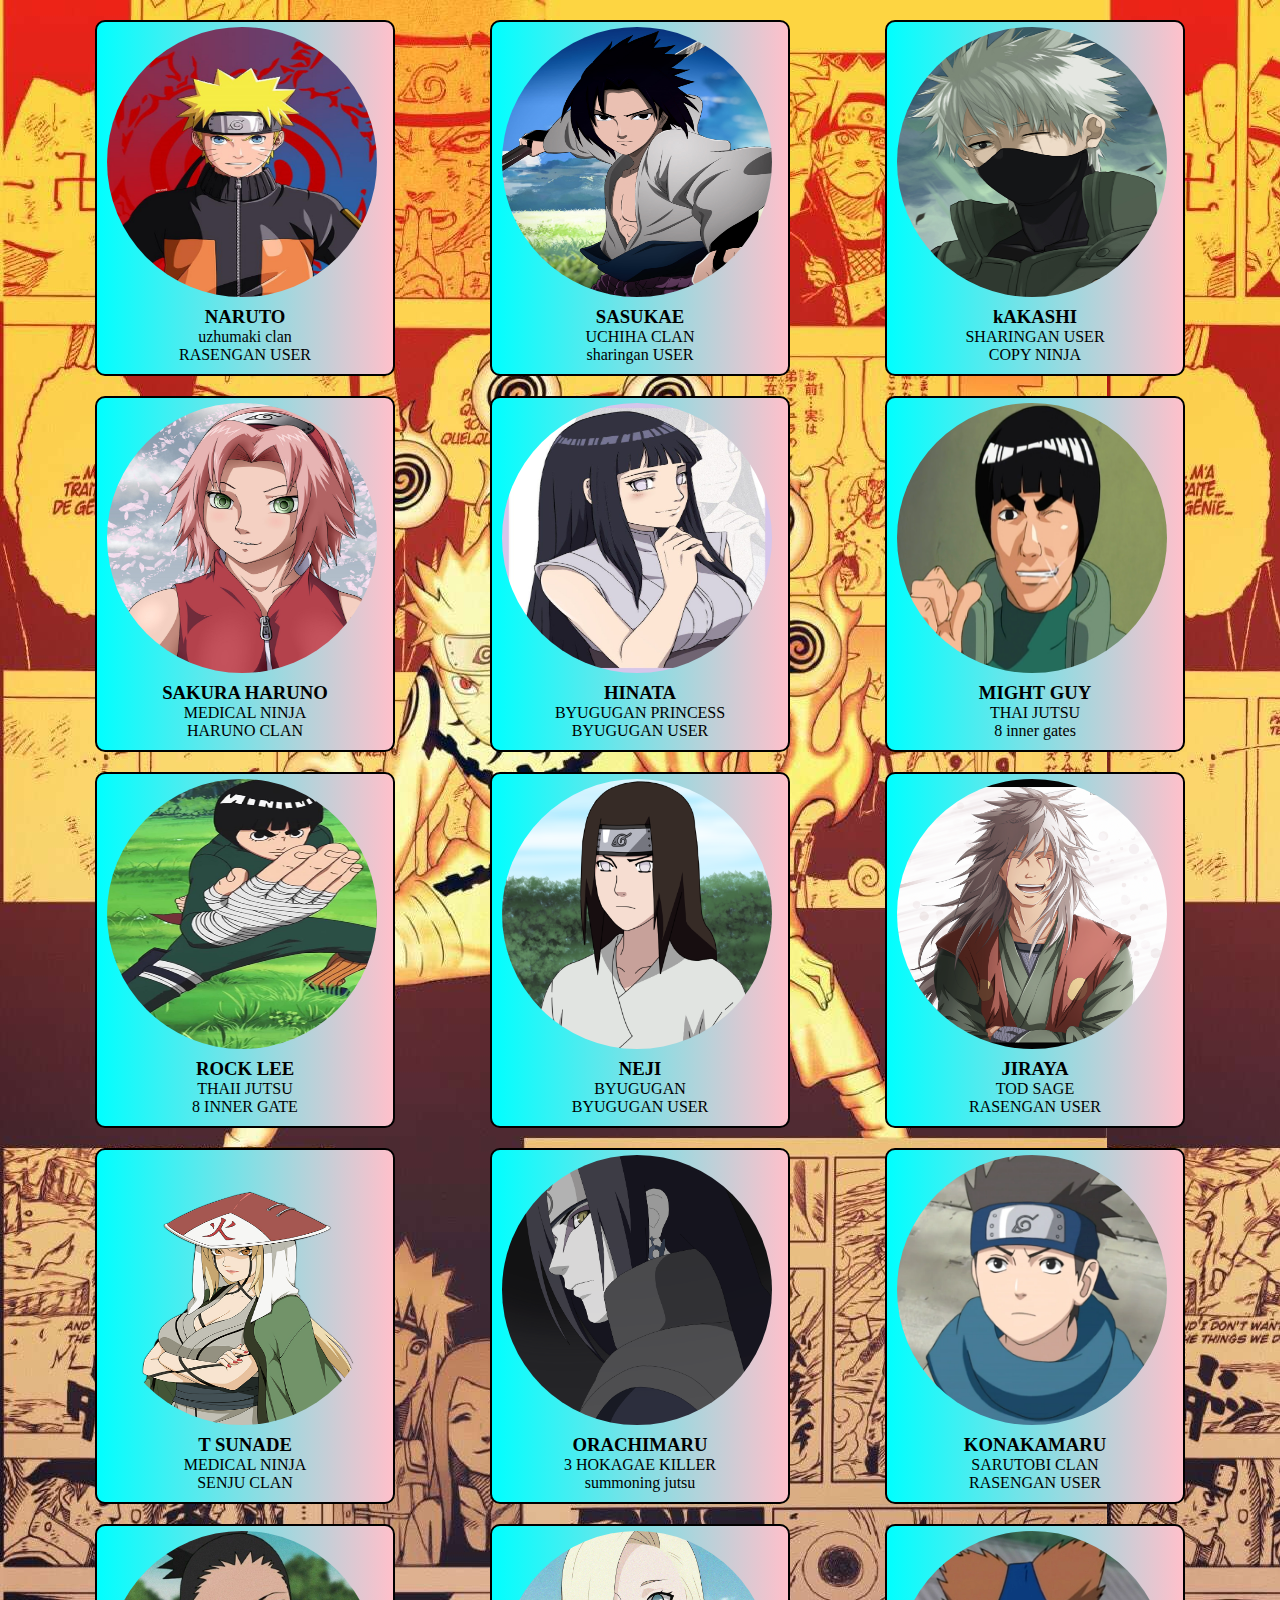
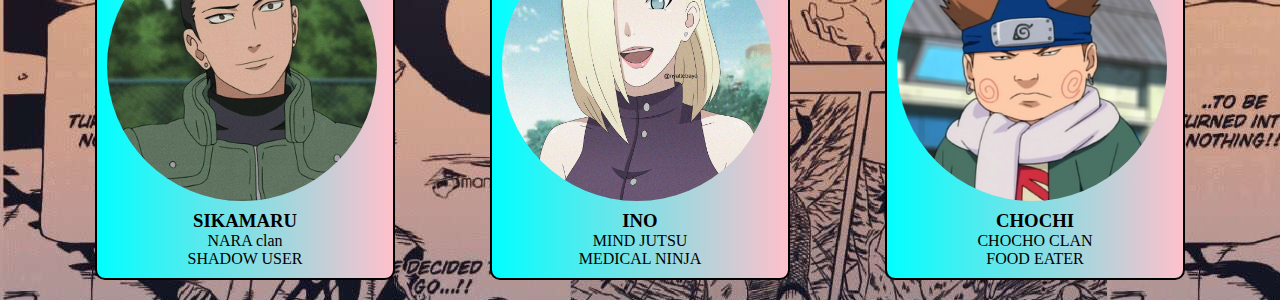
<file: characters.html>
<!DOCTYPE html>
<html lang="en">
<head>
    <meta charset="UTF-8">
    <meta name="viewport" content="width=device-width, initial-scale=1.0">
    <title>characters</title>
    <link rel="stylesheet" type="text/css" href="./characters.css"/>
</head>
<body>
    <selector>
        <div class="overall">
            <!---naruto--->
            <div class="card">
                <div class="img">
                    <img src="./n1.jpg">
                </div>
                <div class="details">
                    <h3>NARUTO</h3>
                    <p>uzhumaki clan</p>
                    <p>RASENGAN USER</p>
                </div>
            </div>
            <!---sasike--->
            <div class="card">
                <div class="img">
                    <img src="./s2.jpg">
                </div>
                <div class="details">
                    <h3>SASUKAE</h3>
                    <p>UCHIHA CLAN</p>
                    <p>sharingan USER</p>
                </div>
            </div>
            <!---kakashi--->
            <div class="card">
                <div class="img">
                    <img src="./k1.jpg">
                </div>
                <div class="details">
                    <h3>kAKASHI</h3>
                    <p>SHARINGAN USER </p>
                    <p> COPY NINJA</p>
                </div>
            </div>
            <!---sakura---->
            <div class="card">
                <div class="img">
                    <img src="./sa1.jpg">
                </div>
                <div class="details">
                    <h3>SAKURA HARUNO</h3>
                    <p>MEDICAL NINJA</p>
                    <p>HARUNO CLAN</p>
                </div>
            </div>
            <!---Hinata--->
            <div class="card">
                <div class="img">
                    <img src="./h2.jpg">
                </div>
                <div class="details">
                    <h3>HINATA</h3>
                    <p>BYUGUGAN PRINCESS</p>
                    <p>BYUGUGAN USER</p>
                </div>
            </div>
            <!----might guy--->
            <div class="card">
                <div class="img">
                    <img src="./m1.png">
                </div>
                <div class="details">
                    <h3>MIGHT GUY</h3>
                    <p>THAI JUTSU</p>
                    <p>8 inner gates</p>
                </div>
            </div>
            <!---rock lee--->
            <div class="card">
                <div class="img">
                    <img src="./r1.jpg">
                </div>
                <div class="details">
                    <h3>ROCK LEE</h3>
                    <p>THAII JUTSU</p>
                    <p>8 INNER GATE</p>
                </div>
            </div>
            <!----neji---->
            <div class="card">
                <div class="img">
                    <img src="./nj1.png">
                </div>
                <div class="details">
                    <h3>NEJI</h3>
                    <p>BYUGUGAN</p>
                    <p>BYUGUGAN USER</p>
                </div>
            </div>
            <!----jiraya---->
            <div class="card">
                <div class="img">
                    <img src="./j2.png">
                </div>
                <div class="details">
                    <h3>JIRAYA</h3>
                    <p>TOD SAGE</p>
                    <p>RASENGAN USER</p>
                </div>
            </div>
            <!----tsunade---->
            <div class="card">
                <div class="img">
                    <img src="./s1.png">
                </div>
                <div class="details">
                    <h3>T SUNADE</h3>
                    <p>MEDICAL NINJA</p>
                    <p>SENJU CLAN</p>
                </div>
            </div>
            <!----orachimaru----->
            <div class="card">
                <div class="img">
                    <img src="./o1.png">
                </div>
                <div class="details">
                    <h3>ORACHIMARU</h3>
                    <p>3 HOKAGAE KILLER</p>
                    <p>summoning jutsu</p>
                </div>
            </div>
            <!----konakamaru---->
            <div class="card">
                <div class="img">
                    <img src="./km1.webp">
                </div>
                <div class="details">
                    <h3>KONAKAMARU</h3>
                    <p>SARUTOBI CLAN</p>
                    <p>RASENGAN USER</p>
                </div>
            </div>
            <!----sikamaru---->
            <div class="card">
                <div class="img">
                    <img src="./sm1.jpg">
                </div>
                <div class="details">
                    <h3>SIKAMARU</h3>
                    <p>NARA clan</p>
                    <p>SHADOW USER</p>
                </div>
            </div>
            <!---ino---->
            <div class="card">
                <div class="img">
                    <img src="./ino1.jpg">
                </div>
                <div class="details">
                    <h3>INO</h3>
                    <p>MIND JUTSU</p>
                    <p>MEDICAL NINJA</p>
                </div>
            </div>
            <!---chochi---->
            <div class="card">
                <div class="img">
                    <img src="./chji.webp">
                </div>
                <div class="details">
                    <h3>CHOCHI</h3>
                    <p>CHOCHO CLAN</p>
                    <p>FOOD EATER</p>
                </div>
            </div>
        </div>
    </selector>

</body>
</html>
</file>
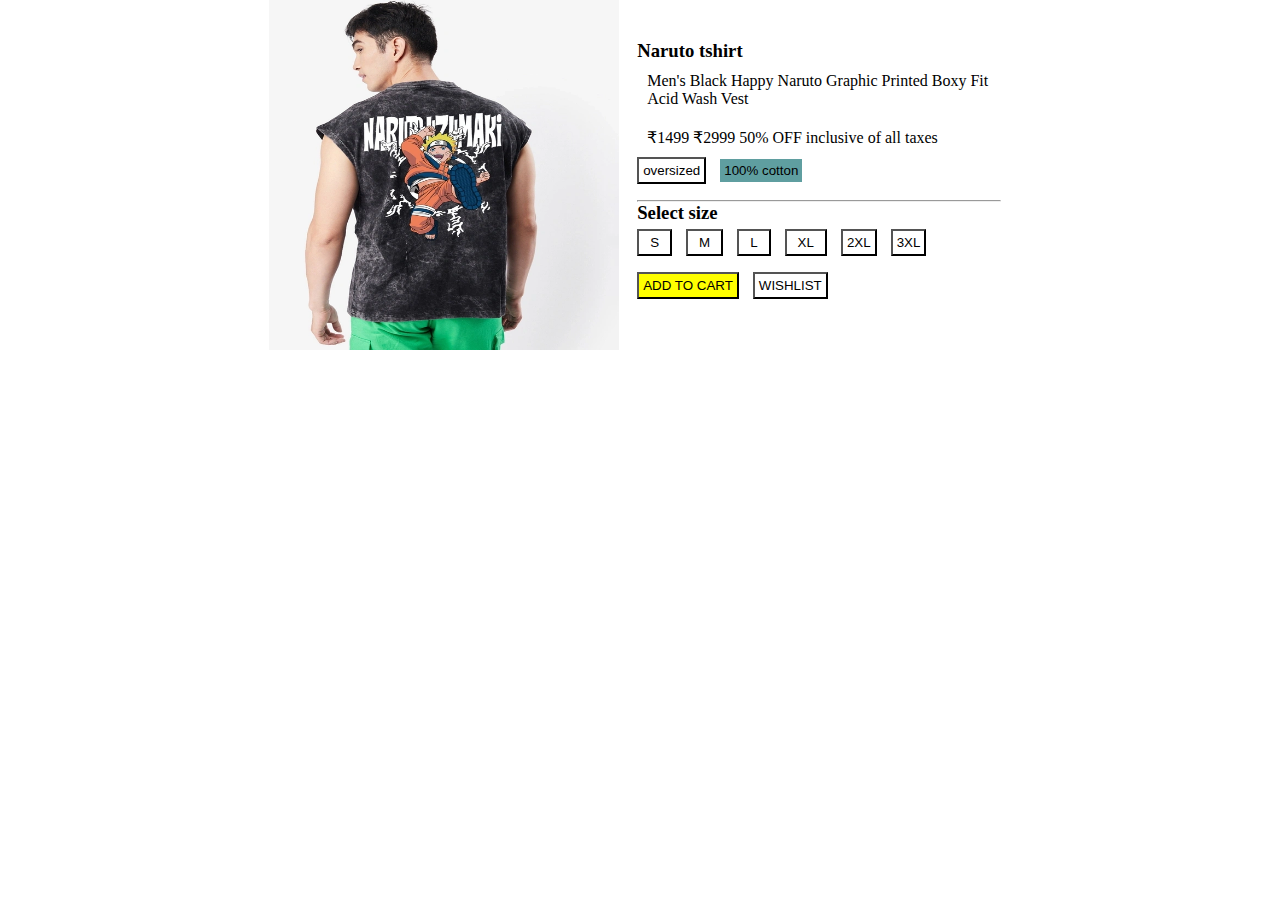
<file: dress.html>
<!DOCTYPE html>
<html lang="en">
<head>
    <meta charset="UTF-8">
    <meta name="viewport" content="width=device-width, initial-scale=1.0">
    <title>dress</title>
    <link rel="stylesheet" href="dress.css">
</head>
<body>
    <div class="shopping">
            <div class="shopcard">
                <img src="./nn1.webp">
            </div>
            <div class="info">
                <h3> Naruto tshirt</h3>
                <p>Men's Black Happy Naruto Graphic Printed Boxy Fit Acid Wash Vest</p>
                <p>₹1499
                    ₹2999
                    50% OFF
                    
                    inclusive of all taxes
                    </p>
                <button>oversized</button>
                <button class="btn">100% cotton</button>
                <hr>
                <h3 class="h1">Select size</h3>
                <button class="B">S</button>
                <button class="B">M</button>
                <button class="B">L</button>
                <button class="B">XL</button>
                <button>2XL</button>
                <button>3XL</button>
                
                <button class="btn1">ADD TO CART</button>
                <BUtton>WISHLIST</BUtton>
            </div>
        
</body>
</html>
</file>
<file: characters.css>
*{
    padding: 0;
    margin: 0;
    box-sizing: border-box;
}
.overall{
    display: grid;
    flex-wrap: wrap;
    gap: 20px;
    padding: 20px;
    background-image: url(./b2.jpg);
    width: 100%;
    grid-template-columns: auto auto auto;
    justify-content: space-evenly;
    width: 100%;
}
.card{
    border: 2px solid black;
    border-radius: 10px;
    width: 300px;
    /* background-color: hotpink; */
    background-image: linear-gradient(to right,aqua,pink);
    padding: 5px 10px;
    cursor:pointer;
    /* position: relative; */
    transition: all 1s;
}

img{
    width: 270px;
    height: 270px;
    border-radius: 50%;
}
.details{
    display: flex;
    flex-direction: column;
    justify-content: center;
    align-items: center;
    padding: 5px 10px;
}
.card:hover{
    box-shadow: 17px 13px 28px;
    transform: scale(1.1);
    /* transform: rotate(5deg); */
    animation-name: card;
    animation-iteration-count: infinite;
    animation-duration: 5s;
    /* transform: rotate(360deg); */
}
/* @keyframes card{
    0%{
        border: 5px solid red;left: 0px;top:0px;
    }
    25%{
        border: 5px solid rgb(148, 214, 25);left: 200px;top:0px; 
    }
    50%{
        border:5px solid rgb(96, 14, 158);left:200px;top:200px;
    }
    75%{
        border:5px solid rgb(222, 195, 47);left:0px;top:200px;
    }
    100%{
        border:5px solid rgb(96, 14, 158);left:0px;top:0px;
    } */
/* } */
@media only screen and (min-width: 700px) and (max-width: 950px){

    .overall{
        display: grid;
        flex-wrap: wrap;
        gap: 20px;
        padding: 20px;
        background-image: url(./b2.jpg);
        width: 100%;
        grid-template-columns: auto auto;
        justify-content: space-evenly;
        width: 100%;
    }
}
@media only screen and (min-width: 200px) and (max-width: 700px){

    .overall{
        display: grid;
        flex-wrap: wrap;
        gap: 20px;
        padding: 20px;
        background-image: url(./b2.jpg);
        width: 100%;
        grid-template-columns: auto;
        justify-content: space-evenly;
        width: 100%;
    }
}
</file>
<file: dress.css>
*{
    margin:0 ;
    padding: 0;
    box-sizing: border-box;
}
.shopping{
    display: flex;
    justify-content: center;
    align-items: center;
}
.shopcard{
    width: 28%;
}
.shopcard img{
   width: 350px;
   height: 350px;
}
.info{
    width: 30%;
    padding: 10px;
}
p{
padding: 10px;
}
button{
    margin-bottom: 1rem;
    padding: 4px;
    margin-right: 10px;
    background-color: white;
    border: px;
}
.btn{
    background-color: cadetblue;
    border: none;
}
.B{
    padding: 4px 11px;
}
.h1{
    padding-bottom: 5px;
}
.btn1{
    background-color: yellow;
}
</file>
